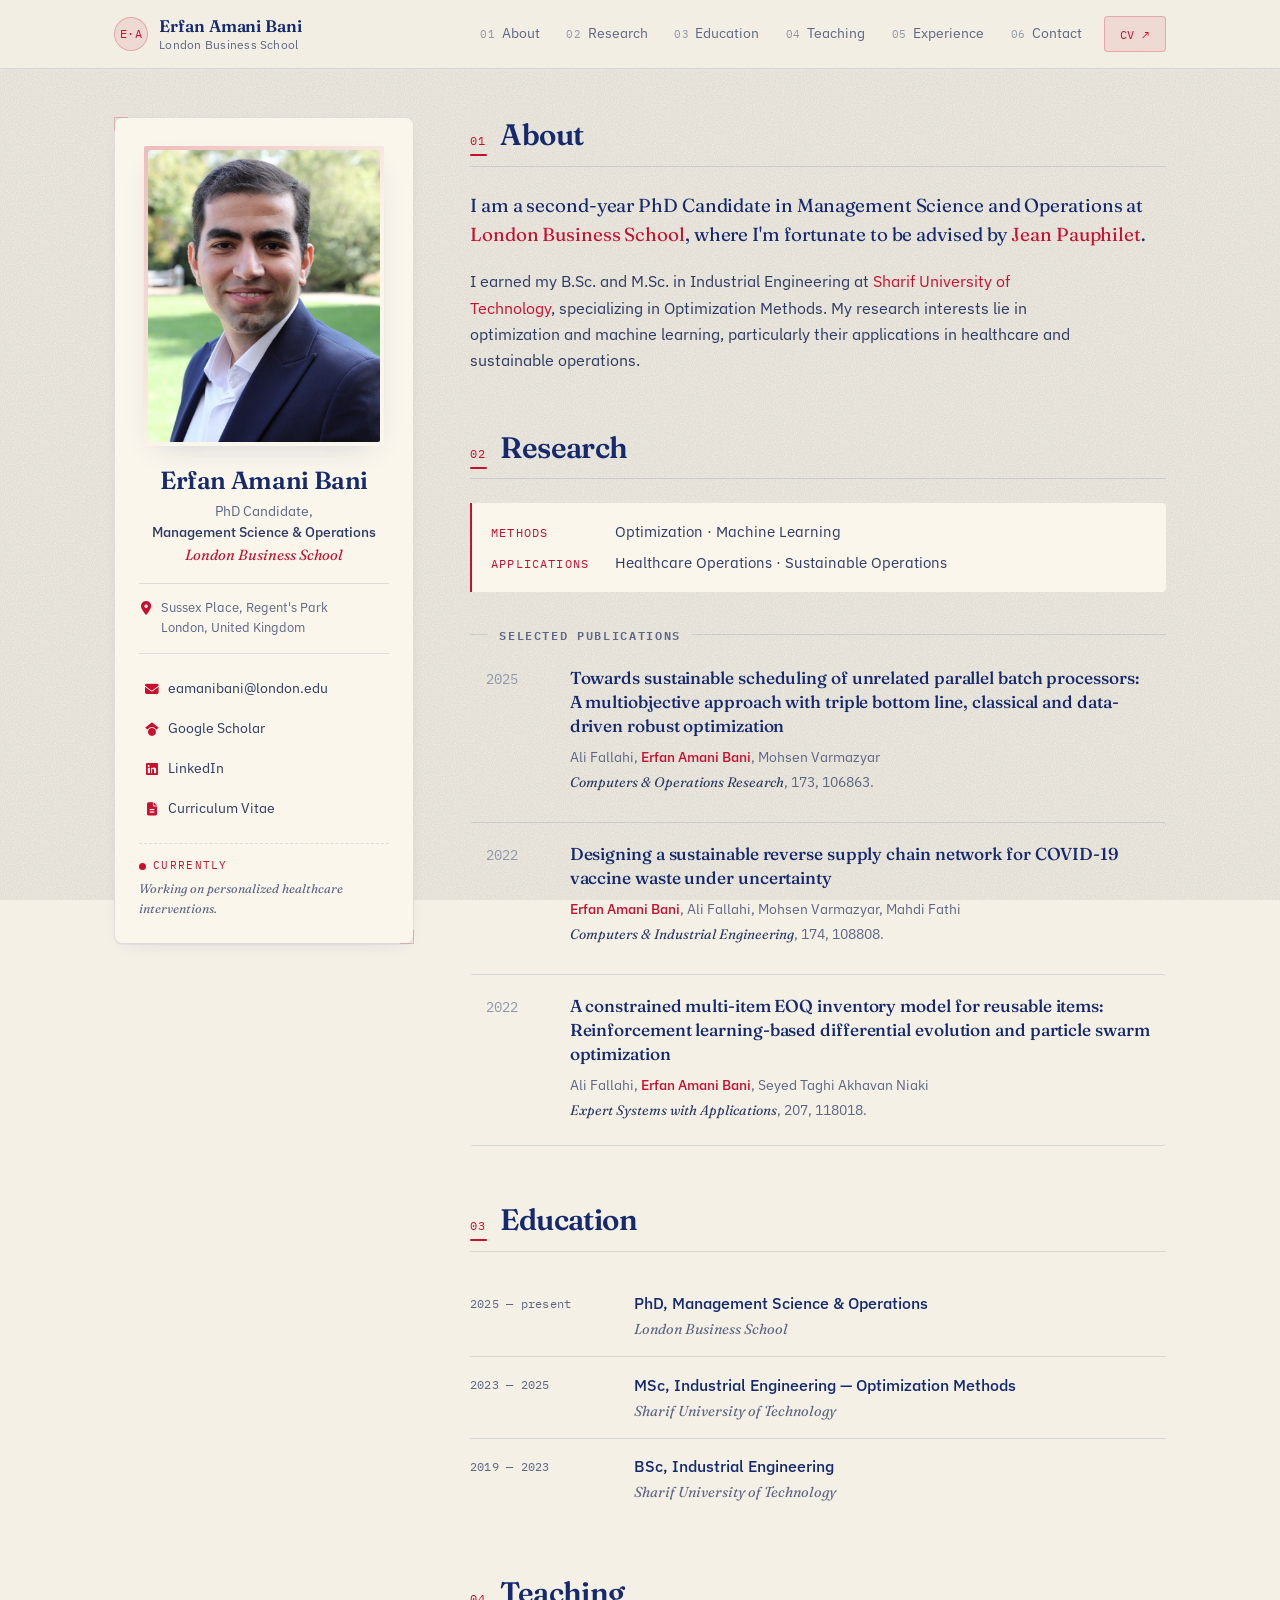
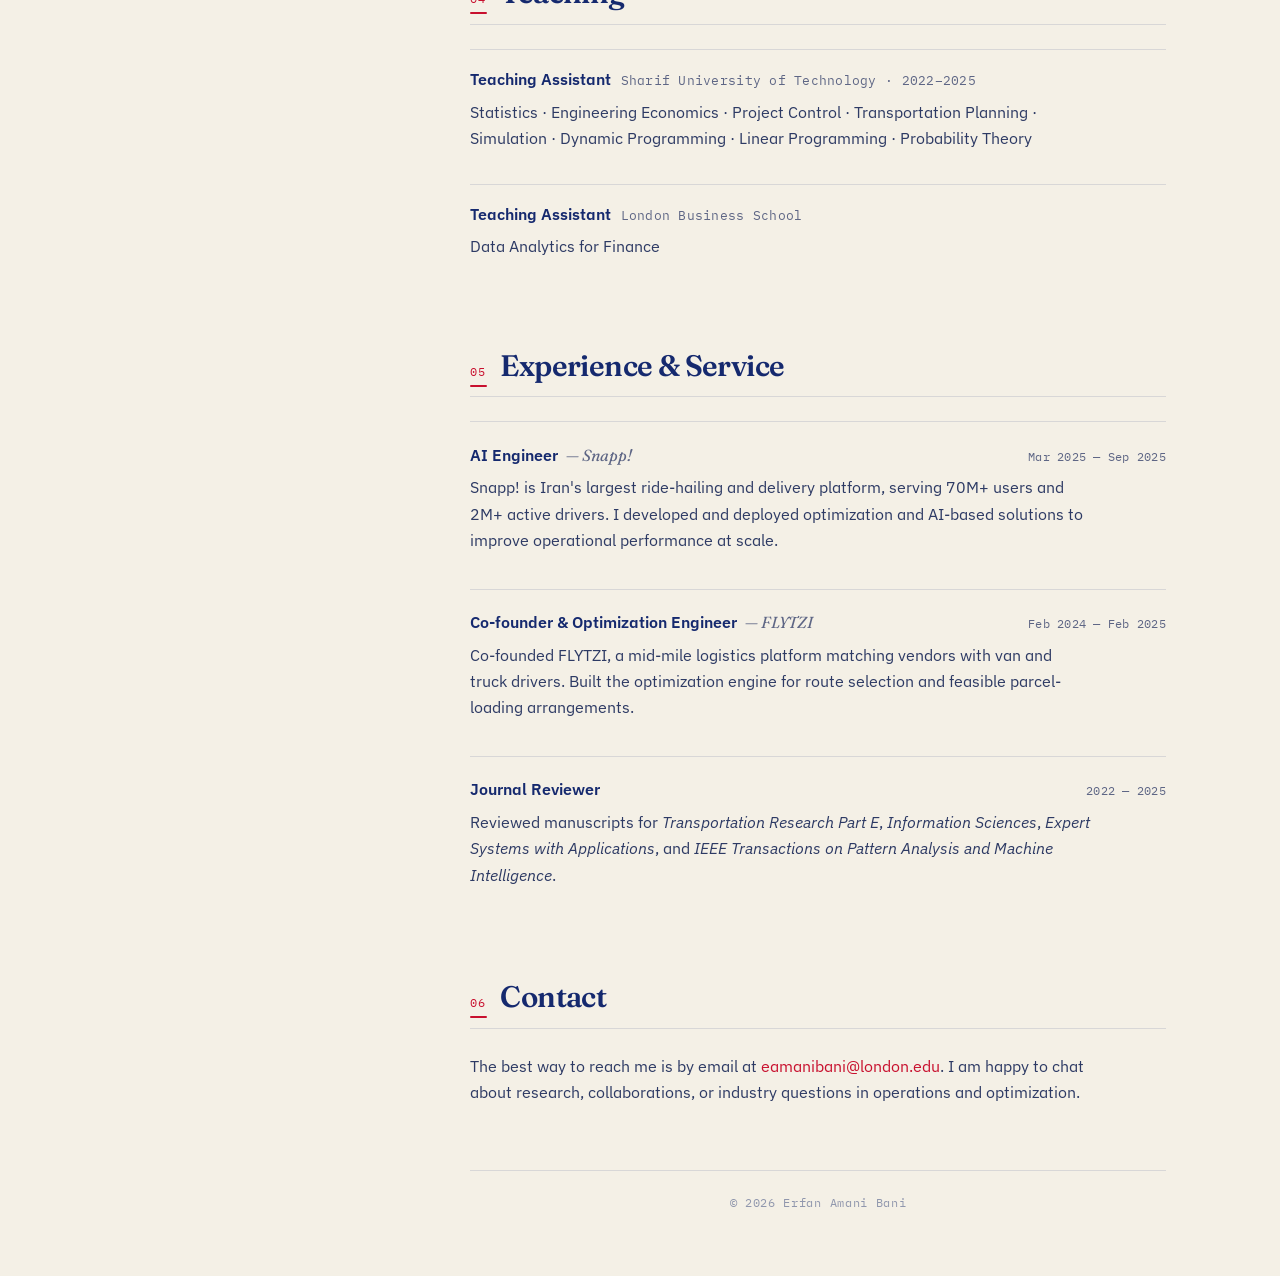
<file: index.html>
<!DOCTYPE html>
<html lang="en">

<head>
  <meta charset="UTF-8">
  <title>Erfan Amani Bani — PhD Candidate, London Business School</title>
  <meta name="viewport" content="width=device-width, initial-scale=1">

  <meta name="description"
    content="Academic homepage of Erfan Amani Bani, PhD Candidate in Management Science and Operations at London Business School.">
  <meta name="theme-color" content="#f4f0e6">
  <link rel="canonical" href="https://eamanibani.github.io/">
  <link rel="sitemap" type="application/xml" href="/sitemap.xml">

  <!-- Open Graph / Social Media -->
  <meta property="og:type" content="website">
  <meta property="og:title" content="Erfan Amani Bani — Academic Homepage">
  <meta property="og:description"
    content="PhD Candidate in Management Science and Operations at London Business School. Researching Healthcare Operations, Supply Chain, and Optimization.">
  <meta property="og:image" content="https://eamanibani.github.io/picture.jpg">
  <meta property="og:url" content="https://eamanibani.github.io/">

  <!-- Twitter Card -->
  <meta name="twitter:card" content="summary_large_image">
  <meta name="twitter:title" content="Erfan Amani Bani — Academic Homepage">
  <meta name="twitter:description"
    content="PhD Candidate in Management Science and Operations at London Business School.">
  <meta name="twitter:image" content="https://eamanibani.github.io/picture.jpg">

  <!-- Structured data (Person) for academic search -->
  <script type="application/ld+json">
    {
      "@context": "https://schema.org",
      "@type": "Person",
      "name": "Erfan Amani Bani",
      "url": "https://eamanibani.github.io/",
      "image": "https://eamanibani.github.io/picture.jpg",
      "jobTitle": "PhD Candidate in Management Science and Operations",
      "affiliation": {
        "@type": "CollegeOrUniversity",
        "name": "London Business School",
        "url": "https://www.london.edu"
      },
      "email": "mailto:eamanibani@london.edu",
      "alumniOf": [
        { "@type": "CollegeOrUniversity", "name": "Sharif University of Technology" }
      ],
      "sameAs": [
        "https://scholar.google.com/citations?user=Y1p23FMAAAAJ&hl=en",
        "https://www.linkedin.com/in/eamanibani/"
      ]
    }
  </script>

  <!-- Favicon -->
  <link rel="icon" type="image/png" sizes="32x32" href="favicon.png">
  <link rel="shortcut icon" type="image/png" href="favicon.png">

  <!-- Fonts: Fraunces (display serif with optical sizing) + IBM Plex Sans (body) + IBM Plex Mono (accents) -->
  <link rel="preconnect" href="https://fonts.googleapis.com">
  <link rel="preconnect" href="https://fonts.gstatic.com" crossorigin>
  <link href="https://fonts.googleapis.com/css2?family=Fraunces:ital,opsz,wght@0,9..144,400;0,9..144,500;0,9..144,600;0,9..144,700;1,9..144,400;1,9..144,500&family=IBM+Plex+Mono:wght@400;500&family=IBM+Plex+Sans:wght@300;400;500;600&display=swap" rel="stylesheet">

  <link rel="stylesheet" href="https://cdnjs.cloudflare.com/ajax/libs/font-awesome/6.5.1/css/all.min.css">
  <link rel="stylesheet" href="style.css">
</head>

<body>

  <a href="#about" class="skip-link">Skip to content</a>

  <!-- Subtle grain overlay for texture -->
  <div class="grain" aria-hidden="true"></div>

  <header class="site-header">
    <div class="header-inner">
      <a href="#top" class="branding" aria-label="Erfan Amani Bani — home">
        <span class="monogram" aria-hidden="true">E·A</span>
        <span class="branding-text">
          <span class="brand-name">Erfan Amani Bani</span>
          <span class="brand-aff">London Business School</span>
        </span>
      </a>

      <nav class="nav-links" aria-label="Primary">
        <a href="#about"><span class="nav-num">01</span> About</a>
        <a href="#research"><span class="nav-num">02</span> Research</a>
        <a href="#education"><span class="nav-num">03</span> Education</a>
        <a href="#teaching"><span class="nav-num">04</span> Teaching</a>
        <a href="#experience"><span class="nav-num">05</span> Experience</a>
        <a href="#contact"><span class="nav-num">06</span> Contact</a>
        <a href="cv.pdf" class="nav-primary" target="_blank" rel="noopener" aria-label="Curriculum Vitae (PDF, opens in new tab)">CV ↗</a>
      </nav>
    </div>
  </header>

  <main class="page" id="top">
    <div class="page-inner">

      <aside class="sidebar">
        <div class="profile-card">

          <div class="profile-photo-frame">
            <img src="picture.jpg" alt="Portrait of Erfan Amani Bani" class="profile-photo" loading="eager">
          </div>

          <h1 class="profile-name">Erfan Amani Bani</h1>
          <p class="profile-role">
            PhD Candidate,<br>
            <span class="profile-field">Management Science &amp; Operations</span><br>
            <span class="profile-inst">London Business School</span>
          </p>

          <div class="profile-meta">
            <div class="meta-row">
              <i class="fas fa-location-dot icon-mr" aria-hidden="true"></i>
              <span>Sussex Place, Regent's Park<br>London, United Kingdom</span>
            </div>
          </div>

          <div class="profile-links">
            <a href="mailto:eamanibani@london.edu">
              <i class="fas fa-envelope icon-mr" aria-hidden="true"></i>
              <span>eamanibani@london.edu</span>
            </a>
            <a href="https://scholar.google.com/citations?user=Y1p23FMAAAAJ&hl=en" target="_blank" rel="noopener">
              <i class="fa-brands fa-google-scholar icon-mr" aria-hidden="true"></i>
              <span>Google Scholar</span>
            </a>
            <a href="https://www.linkedin.com/in/eamanibani/" target="_blank" rel="noopener">
              <i class="fa-brands fa-linkedin icon-mr" aria-hidden="true"></i>
              <span>LinkedIn</span>
            </a>
            <a href="cv.pdf" target="_blank" rel="noopener">
              <i class="fas fa-file-lines icon-mr" aria-hidden="true"></i>
              <span>Curriculum Vitae</span>
            </a>
          </div>

          <div class="profile-now">
            <span class="now-label">Currently</span>
            <span class="now-text">Working on personalized healthcare interventions.</span>
          </div>

        </div>
      </aside>

      <div class="content">

        <section id="about" class="section section--prose">
          <div class="section-head">
            <span class="section-num">01</span>
            <h2>About</h2>
          </div>
          <p class="lede">
            I am a second-year PhD Candidate in Management Science and Operations at
            <a href="https://www.london.edu" target="_blank" rel="noopener">London Business School</a>,
            where I'm fortunate to be advised by
            <a href="https://www.london.edu/faculty-and-research/faculty-profiles/j/jean-pauphilet" target="_blank" rel="noopener">Jean Pauphilet</a>.
          </p>
          <p>
            I earned my B.Sc. and M.Sc. in Industrial Engineering at
            <a href="https://www.sharif.edu" target="_blank" rel="noopener">Sharif University of Technology</a>,
            specializing in Optimization Methods. My research interests lie in optimization and machine learning, 
            particularly their applications in healthcare and sustainable operations.
          </p>
        </section>

        <section id="research" class="section">
          <div class="section-head">
            <span class="section-num">02</span>
            <h2>Research</h2>
          </div>

          <div class="research-interests">
            <div class="interest-row">
              <span class="interest-label">Methods</span>
              <span class="interest-body">Optimization &middot; Machine Learning</span>
            </div>
            <div class="interest-row">
              <span class="interest-label">Applications</span>
              <span class="interest-body">Healthcare Operations &middot; Sustainable Operations</span>
            </div>
          </div>

          <h3 class="subsection-title">Selected Publications</h3>

          <ol class="pub-list">
            <li class="pub-item">
              <div class="pub-year">2025</div>
              <div class="pub-body">
                <div class="pub-title">
                  Towards sustainable scheduling of unrelated parallel batch processors:
                  A multiobjective approach with triple bottom line, classical and data-driven robust optimization
                </div>
                <div class="pub-authors">
                  Ali Fallahi, <strong>Erfan Amani Bani</strong>, Mohsen Varmazyar
                </div>
                <div class="pub-venue">
                  <em>Computers &amp; Operations Research</em>, 173, 106863.
                </div>
              </div>
            </li>

            <li class="pub-item">
              <div class="pub-year">2022</div>
              <div class="pub-body">
                <div class="pub-title">
                  Designing a sustainable reverse supply chain network for COVID-19 vaccine waste under uncertainty
                </div>
                <div class="pub-authors">
                  <strong>Erfan Amani Bani</strong>, Ali Fallahi, Mohsen Varmazyar, Mahdi Fathi
                </div>
                <div class="pub-venue">
                  <em>Computers &amp; Industrial Engineering</em>, 174, 108808.
                </div>
              </div>
            </li>

            <li class="pub-item">
              <div class="pub-year">2022</div>
              <div class="pub-body">
                <div class="pub-title">
                  A constrained multi-item EOQ inventory model for reusable items:
                  Reinforcement learning-based differential evolution and particle swarm optimization
                </div>
                <div class="pub-authors">
                  Ali Fallahi, <strong>Erfan Amani Bani</strong>, Seyed Taghi Akhavan Niaki
                </div>
                <div class="pub-venue">
                  <em>Expert Systems with Applications</em>, 207, 118018.
                </div>
              </div>
            </li>
          </ol>
        </section>

        <section id="education" class="section section--prose">
          <div class="section-head">
            <span class="section-num">03</span>
            <h2>Education</h2>
          </div>
          <ul class="timeline">
            <li class="timeline-item">
              <div class="timeline-date">2025 — present</div>
              <div class="timeline-body">
                <div class="timeline-title">PhD, Management Science &amp; Operations</div>
                <div class="timeline-place">London Business School</div>
              </div>
            </li>
            <li class="timeline-item">
              <div class="timeline-date">2023 — 2025</div>
              <div class="timeline-body">
                <div class="timeline-title">MSc, Industrial Engineering — Optimization Methods</div>
                <div class="timeline-place">Sharif University of Technology</div>
              </div>
            </li>
            <li class="timeline-item">
              <div class="timeline-date">2019 — 2023</div>
              <div class="timeline-body">
                <div class="timeline-title">BSc, Industrial Engineering</div>
                <div class="timeline-place">Sharif University of Technology</div>
              </div>
            </li>
          </ul>
        </section>

        <section id="teaching" class="section section--prose">
          <div class="section-head">
            <span class="section-num">04</span>
            <h2>Teaching</h2>
          </div>

          <div class="teaching-block">
            <div class="teaching-role">
              <strong>Teaching Assistant</strong>
              <span class="teaching-place">Sharif University of Technology &middot; 2022–2025</span>
            </div>
            <p class="teaching-courses">
              Statistics &middot; Engineering Economics &middot; Project Control &middot; Transportation Planning &middot; Simulation &middot; Dynamic Programming &middot; Linear Programming &middot; Probability Theory
            </p>
          </div>

          <div class="teaching-block">
            <div class="teaching-role">
              <strong>Teaching Assistant</strong>
              <span class="teaching-place">London Business School</span>
            </div>
            <p class="teaching-courses">
              Data Analytics for Finance
            </p>
          </div>
        </section>

        <section id="experience" class="section section--prose">
          <div class="section-head">
            <span class="section-num">05</span>
            <h2>Experience &amp; Service</h2>
          </div>

          <div class="exp-block">
            <div class="exp-header">
              <div class="exp-role">
                <strong>AI Engineer</strong>
                <span class="exp-place">— Snapp!</span>
              </div>
              <div class="exp-dates">Mar 2025 — Sep 2025</div>
            </div>
            <p class="exp-text">
              Snapp! is Iran's largest ride-hailing and delivery platform, serving 70M+ users and 2M+ active drivers.
              I developed and deployed optimization and AI-based solutions to improve operational performance at scale.
            </p>
          </div>

          <div class="exp-block">
            <div class="exp-header">
              <div class="exp-role">
                <strong>Co-founder &amp; Optimization Engineer</strong>
                <span class="exp-place">— FLYTZI</span>
              </div>
              <div class="exp-dates">Feb 2024 — Feb 2025</div>
            </div>
            <p class="exp-text">
              Co-founded FLYTZI, a mid-mile logistics platform matching vendors with van and truck drivers.
              Built the optimization engine for route selection and feasible parcel-loading arrangements.
            </p>
          </div>

          <div class="exp-block">
            <div class="exp-header">
              <div class="exp-role">
                <strong>Journal Reviewer</strong>
              </div>
              <div class="exp-dates">2022 — 2025</div>
            </div>
            <p class="exp-text">
              Reviewed manuscripts for
              <em>Transportation Research Part E</em>,
              <em>Information Sciences</em>,
              <em>Expert Systems with Applications</em>,
              and <em>IEEE Transactions on Pattern Analysis and Machine Intelligence</em>.
            </p>
          </div>
        </section>

        <section id="contact" class="section section--prose">
          <div class="section-head">
            <span class="section-num">06</span>
            <h2>Contact</h2>
          </div>
          <p>
            The best way to reach me is by email at
            <a href="mailto:eamanibani@london.edu">eamanibani@london.edu</a>.
            I am happy to chat about research, collaborations, or industry questions in operations and optimization.
          </p>
        </section>

        <footer class="site-footer">
          <span>© <span id="year"></span> Erfan Amani Bani</span>
        </footer>
      </div>
    </div>
  </main>

  <script>
    document.addEventListener("DOMContentLoaded", function () {
      var yearSpan = document.getElementById("year");
      if (yearSpan) yearSpan.textContent = new Date().getFullYear();
    });
  </script>
</body>

</html>
</file>
<file: style.css>
/* =========================================================
   Erfan Amani Bani — Academic Homepage
   Modern academic, light theme — LBS navy on cream with red accent
   ========================================================= */

/* ---------- Tokens ---------- */
:root {
  /* Backgrounds — warm cream, layered */
  --bg-base:        #f4f0e6;
  --bg-elevated:    #faf6ec;
  --bg-soft:        #ebe5d2;
  --bg-hover:       #e0d9c1;

  /* Text — LBS navy as primary, softer blue-grey for body */
  --text-primary:   #15296e;
  --text-body:      #2d3a64;
  --text-muted:     #5e6685;
  --text-faint:     #9097ad;

  /* Accent — deeper LBS red for contrast on cream */
  --accent:         #c8102e;
  --accent-bright:  #a00b22;
  --accent-soft:    rgba(200, 16, 46, 0.09);
  --accent-line:    rgba(200, 16, 46, 0.25);

  /* Borders / rules */
  --rule:           rgba(21, 41, 110, 0.12);
  --rule-strong:    rgba(21, 41, 110, 0.20);

  /* Selection */
  --selection-bg:   rgba(200, 16, 46, 0.25);

  /* Shadows */
  --shadow-soft:    0 1px 0 rgba(21,41,110,0.04), 0 6px 20px -12px rgba(21,41,110,0.18);
  --shadow-lift:    0 10px 30px -14px rgba(21,41,110,0.22);

  /* Type */
  --font-display:   'Fraunces', 'Iowan Old Style', Georgia, serif;
  --font-body:      'IBM Plex Sans', system-ui, -apple-system, sans-serif;
  --font-mono:      'IBM Plex Mono', 'SF Mono', Menlo, monospace;

  /* Layout */
  --radius:         4px;
  --radius-lg:      8px;
  --maxw:           1100px;
}

/* ---------- Reset / base ---------- */
*, *::before, *::after { box-sizing: border-box; }
html, body { margin: 0; padding: 0; }

@media (prefers-reduced-motion: no-preference) {
  html { scroll-behavior: smooth; }
}

html { scroll-padding-top: 90px; }

body {
  font-family: var(--font-body);
  font-weight: 400;
  font-size: 16px;
  line-height: 1.65;
  color: var(--text-body);
  background-color: var(--bg-base);
  -webkit-font-smoothing: antialiased;
  -moz-osx-font-smoothing: grayscale;
  text-rendering: optimizeLegibility;
  font-feature-settings: "ss01", "ss02", "kern";
  overflow-x: hidden;
}

::selection { background: var(--selection-bg); color: var(--text-primary); }

/* Skip link — visible on keyboard focus */
.skip-link {
  position: absolute;
  top: -100px;
  left: 1rem;
  z-index: 100;
  padding: 0.55rem 0.9rem;
  background: var(--accent);
  color: var(--bg-base);
  font-family: var(--font-mono);
  font-size: 0.82rem;
  border-radius: var(--radius);
  background-image: none;
}
.skip-link:focus { top: 0.6rem; color: var(--bg-base); }

h1, h2, h3, h4, h5, h6 {
  font-family: var(--font-display);
  font-weight: 600;
  color: var(--text-primary);
  letter-spacing: -0.01em;
  line-height: 1.2;
  margin: 0;
}

a {
  color: var(--accent);
  text-decoration: none;
  background-image: linear-gradient(to right, var(--accent), var(--accent));
  background-size: 0% 1px;
  background-repeat: no-repeat;
  background-position: 0 100%;
  transition: background-size 0.3s ease, color 0.18s ease;
}

a:hover, a:focus-visible {
  background-size: 100% 1px;
  color: var(--accent-bright);
}

a:focus-visible {
  outline: 2px solid var(--accent);
  outline-offset: 3px;
  border-radius: 2px;
}

em { font-style: italic; }
strong { color: var(--text-primary); font-weight: 600; }

/* ---------- Grain texture overlay ---------- */
.grain {
  position: fixed;
  inset: 0;
  pointer-events: none;
  z-index: 1;
  opacity: 0.18;
  mix-blend-mode: multiply;
  background-image: url("data:image/svg+xml;utf8,<svg xmlns='http://www.w3.org/2000/svg' width='200' height='200'><filter id='n'><feTurbulence type='fractalNoise' baseFrequency='0.9' numOctaves='2' stitchTiles='stitch'/><feColorMatrix values='0 0 0 0 0 0 0 0 0 0 0 0 0 0 0 0 0 0 0.6 0'/></filter><rect width='200' height='200' filter='url(%23n)'/></svg>");
}

/* ---------- Header / nav ---------- */
.site-header {
  position: sticky;
  top: 0;
  z-index: 50;
  background-color: color-mix(in srgb, var(--bg-base) 85%, transparent);
  backdrop-filter: blur(14px) saturate(140%);
  -webkit-backdrop-filter: blur(14px) saturate(140%);
  border-bottom: 1px solid var(--rule);
}

.header-inner {
  max-width: var(--maxw);
  margin: 0 auto;
  padding: 0.95rem 1.5rem;
  display: flex;
  align-items: center;
  justify-content: space-between;
  gap: 1.5rem;
}

.branding {
  display: flex;
  align-items: center;
  gap: 0.7rem;
  background: none;
  color: inherit;
}
.branding:hover { background: none; }

.monogram {
  display: inline-grid;
  place-items: center;
  width: 34px;
  height: 34px;
  border: 1px solid var(--accent-line);
  border-radius: 50%;
  font-family: var(--font-mono);
  font-size: 0.72rem;
  letter-spacing: 0.02em;
  color: var(--accent);
  background: var(--accent-soft);
  transition: transform 0.4s cubic-bezier(.2,.8,.2,1);
}
.branding:hover .monogram { transform: rotate(360deg); }

.branding-text { display: flex; flex-direction: column; line-height: 1.15; }
.brand-name {
  font-family: var(--font-display);
  font-weight: 600;
  font-size: 1.05rem;
  color: var(--text-primary);
  letter-spacing: -0.005em;
}
.brand-aff {
  font-size: 0.74rem;
  color: var(--text-muted);
  margin-top: 2px;
  letter-spacing: 0.02em;
}

.nav-links {
  display: flex;
  align-items: center;
  gap: 0.25rem;
  font-size: 0.88rem;
}

.nav-links a {
  display: inline-flex;
  align-items: baseline;
  gap: 0.4rem;
  padding: 0.45rem 0.7rem;
  border-radius: var(--radius);
  color: var(--text-muted);
  background: none;
  transition: color 0.18s ease, background-color 0.18s ease;
}

.nav-links a:hover,
.nav-links a:focus-visible {
  color: var(--text-primary);
  background-color: var(--bg-soft);
}

.nav-num {
  font-family: var(--font-mono);
  font-size: 0.68rem;
  color: var(--text-faint);
  letter-spacing: 0.05em;
}

.nav-links a:hover .nav-num,
.nav-links a:focus-visible .nav-num {
  color: var(--accent);
}

.nav-links .nav-primary {
  margin-left: 0.4rem;
  padding: 0.45rem 0.95rem;
  border: 1px solid var(--accent-line);
  color: var(--accent);
  background-color: var(--accent-soft);
  font-family: var(--font-mono);
  font-size: 0.78rem;
  letter-spacing: 0.04em;
  border-radius: var(--radius);
}

.nav-links .nav-primary:hover,
.nav-links .nav-primary:focus-visible {
  background-color: var(--accent);
  color: var(--bg-base);
  border-color: var(--accent);
}

/* ---------- Page layout ---------- */
.page { padding: 3rem 0 4rem; position: relative; z-index: 2; }

.page-inner {
  max-width: var(--maxw);
  margin: 0 auto;
  padding: 0 1.5rem;
  display: grid;
  grid-template-columns: minmax(0, 300px) minmax(0, 1fr);
  gap: 3.5rem;
  align-items: start;
}

/* ---------- Sidebar / profile card ---------- */
.sidebar { position: sticky; top: 96px; }

.profile-card {
  background: var(--bg-elevated);
  border: 1px solid var(--rule);
  border-radius: var(--radius-lg);
  padding: 1.75rem 1.5rem 1.5rem;
  box-shadow: var(--shadow-soft);
  position: relative;
}

/* Decorative corner ticks — editorial flourish */
.profile-card::before,
.profile-card::after {
  content: "";
  position: absolute;
  width: 14px;
  height: 14px;
  border: 1px solid var(--accent-line);
}
.profile-card::before {
  top: -1px; left: -1px;
  border-right: 0; border-bottom: 0;
}
.profile-card::after {
  bottom: -1px; right: -1px;
  border-left: 0; border-top: 0;
}

.profile-photo-frame {
  width: 100%;
  aspect-ratio: 4 / 5;
  max-width: 240px;
  margin: 0 auto 1.25rem;
  padding: 4px;
  background: linear-gradient(135deg, var(--accent-line), transparent 60%);
  border-radius: 2px;
  box-shadow: var(--shadow-lift);
  position: relative;
}

.profile-photo {
  width: 100%;
  height: 100%;
  object-fit: cover;
  display: block;
  border-radius: 2px;
  filter: grayscale(15%) contrast(1.02);
  transition: filter 0.4s ease;
}
.profile-photo-frame:hover .profile-photo { filter: grayscale(0%) contrast(1); }

.profile-name {
  font-size: 1.55rem;
  text-align: center;
  margin: 0 0 0.35rem;
  letter-spacing: -0.015em;
}

.profile-role {
  text-align: center;
  font-size: 0.88rem;
  color: var(--text-muted);
  margin: 0 0 1.1rem;
  line-height: 1.5;
}

.profile-field {
  color: var(--text-body);
  font-weight: 500;
}

.profile-inst {
  font-family: var(--font-display);
  font-style: italic;
  color: var(--accent);
  font-size: 0.92rem;
}

.profile-meta {
  border-top: 1px solid var(--rule);
  padding-top: 0.85rem;
  margin-top: 0.5rem;
}

.meta-row {
  display: flex;
  align-items: flex-start;
  gap: 0.5rem;
  font-size: 0.82rem;
  color: var(--text-muted);
  line-height: 1.5;
}

.icon-mr {
  color: var(--accent);
  width: 14px;
  text-align: center;
  flex-shrink: 0;
  font-size: 0.85rem;
  margin-top: 4px;
}

.profile-links {
  display: flex;
  flex-direction: column;
  gap: 0.1rem;
  margin-top: 1rem;
  padding-top: 0.9rem;
  border-top: 1px solid var(--rule);
}

.profile-links a {
  display: flex;
  align-items: center;
  gap: 0.55rem;
  padding: 0.5rem 0.4rem;
  font-size: 0.85rem;
  color: var(--text-body);
  border-radius: var(--radius);
  background: none;
  transition: color 0.18s, background-color 0.18s, padding-left 0.18s;
}
.profile-links a:hover,
.profile-links a:focus-visible {
  color: var(--accent);
  background: var(--accent-soft);
  padding-left: 0.6rem;
}
.profile-links a:hover .icon-mr,
.profile-links a:focus-visible .icon-mr { color: var(--accent-bright); }

/* "Currently" note — small marginalia */
.profile-now {
  margin-top: 1rem;
  padding-top: 0.9rem;
  border-top: 1px dashed var(--rule);
  font-size: 0.78rem;
  line-height: 1.5;
}

.now-label {
  display: flex;
  align-items: center;
  gap: 0.45rem;
  font-family: var(--font-mono);
  font-size: 0.66rem;
  letter-spacing: 0.12em;
  text-transform: uppercase;
  color: var(--accent);
  margin-bottom: 0.3rem;
}

.now-label::before {
  content: "";
  width: 7px;
  height: 7px;
  border-radius: 50%;
  background: var(--accent);
  box-shadow: 0 0 0 0 var(--accent);
  animation: now-pulse 2.4s cubic-bezier(.4, 0, .6, 1) infinite;
  flex-shrink: 0;
}

@keyframes now-pulse {
  0% {
    box-shadow: 0 0 0 0 var(--accent-line);
  }
  70% {
    box-shadow: 0 0 0 8px transparent;
  }
  100% {
    box-shadow: 0 0 0 0 transparent;
  }
}

@media (prefers-reduced-motion: reduce) {
  .now-label::before { animation: none; }
}

.now-text {
  color: var(--text-muted);
  font-style: italic;
  font-family: var(--font-display);
}

/* ---------- Content sections ---------- */
.content { min-width: 0; }

.section {
  margin-bottom: 3.5rem;
  scroll-margin-top: 100px;
}

.section-head {
  display: flex;
  align-items: baseline;
  gap: 0.85rem;
  margin-bottom: 1.5rem;
  padding-bottom: 0.6rem;
  border-bottom: 1px solid var(--rule);
}

.section-num {
  font-family: var(--font-mono);
  font-size: 0.72rem;
  letter-spacing: 0.12em;
  color: var(--accent);
  position: relative;
  padding-bottom: 6px;
}

.section-num::after {
  content: "";
  position: absolute;
  left: 0;
  bottom: 0;
  width: 100%;
  height: 2px;
  background: var(--accent);
  border-radius: 1px;
}

.section h2 {
  font-size: 1.85rem;
  font-weight: 600;
  letter-spacing: -0.02em;
}

.subsection-title {
  font-family: var(--font-mono);
  font-size: 0.74rem;
  letter-spacing: 0.14em;
  text-transform: uppercase;
  color: var(--text-muted);
  margin: 2.25rem 0 1rem;
  display: flex;
  align-items: center;
  gap: 0.7rem;
}
.subsection-title::before,
.subsection-title::after {
  content: "";
  flex: 1;
  height: 1px;
  background: var(--rule);
}
.subsection-title::before { flex: 0 0 18px; }

.section p {
  margin: 0 0 1rem;
  font-size: 1rem;
  color: var(--text-body);
  max-width: 62ch;
}

.section p.lede {
  font-family: var(--font-display);
  font-size: 1.18rem;
  line-height: 1.55;
  color: var(--text-primary);
  font-weight: 400;
  letter-spacing: -0.005em;
  margin-bottom: 1.2rem;
}

/* ---------- Research interests ---------- */
.research-interests {
  display: flex;
  flex-direction: column;
  gap: 0.35rem;
  margin-bottom: 0.5rem;
  padding: 1rem 1.2rem;
  background: var(--bg-elevated);
  border-left: 2px solid var(--accent);
  border-radius: 0 var(--radius) var(--radius) 0;
}

.interest-row {
  display: flex;
  gap: 0.85rem;
  align-items: baseline;
  flex-wrap: wrap;
}

.interest-label {
  font-family: var(--font-mono);
  font-size: 0.72rem;
  letter-spacing: 0.1em;
  text-transform: uppercase;
  color: var(--accent);
  flex-shrink: 0;
  min-width: 110px;
}

.interest-body {
  color: var(--text-body);
  font-size: 0.96rem;
}

/* ---------- Publications ---------- */
.pub-list {
  list-style: none;
  padding: 0;
  margin: 0;
  display: flex;
  flex-direction: column;
  gap: 0.5rem;
}

.pub-item {
  display: grid;
  grid-template-columns: 64px 1fr;
  gap: 1.25rem;
  padding: 1.2rem 0.85rem;
  border-top: 1px solid var(--rule);
  border-left: 2px solid transparent;
  border-radius: 0 var(--radius) var(--radius) 0;
  transition:
    border-left-color 0.25s ease,
    padding-left 0.25s ease,
    background-color 0.25s ease;
}
.pub-item:first-child { border-top: 0; padding-top: 0.5rem; }
.pub-item:last-child  { border-bottom: 1px solid var(--rule); padding-bottom: 1.4rem; }

.pub-item:hover {
  border-left-color: var(--accent);
  padding-left: 1.25rem;
  background-color: var(--accent-soft);
}
.pub-item:hover .pub-year { color: var(--accent); }

.pub-year {
  font-family: var(--font-mono);
  font-size: 0.86rem;
  color: var(--text-faint);
  padding-top: 0.15rem;
  transition: color 0.2s ease;
}

.pub-body { min-width: 0; }

.pub-title {
  font-family: var(--font-display);
  font-weight: 500;
  font-size: 1.08rem;
  color: var(--text-primary);
  line-height: 1.4;
  margin-bottom: 0.4rem;
  letter-spacing: -0.005em;
}

.pub-authors {
  font-size: 0.9rem;
  color: var(--text-muted);
  margin-bottom: 0.15rem;
}
.pub-authors strong { color: var(--accent); font-weight: 500; }

.pub-venue {
  font-size: 0.86rem;
  color: var(--text-muted);
}
.pub-venue em {
  color: var(--text-body);
  font-family: var(--font-display);
  font-style: italic;
}

/* ---------- Timeline (education) ---------- */
.timeline {
  list-style: none;
  padding: 0;
  margin: 0;
  display: flex;
  flex-direction: column;
  gap: 0;
}

.timeline-item {
  display: grid;
  grid-template-columns: 140px 1fr;
  gap: 1.5rem;
  padding: 0.9rem 0;
  border-top: 1px solid var(--rule);
  position: relative;
}
.timeline-item:first-child { border-top: 0; }

.timeline-date {
  font-family: var(--font-mono);
  font-size: 0.78rem;
  color: var(--text-muted);
  letter-spacing: 0.02em;
  padding-top: 0.15rem;
}

.timeline-title {
  font-size: 1rem;
  font-weight: 500;
  color: var(--text-primary);
}

.timeline-place {
  font-size: 0.9rem;
  color: var(--text-muted);
  font-family: var(--font-display);
  font-style: italic;
  margin-top: 0.1rem;
}

/* ---------- Teaching ---------- */
.teaching-block {
  padding: 1rem 0;
  border-top: 1px solid var(--rule);
}
.teaching-block:first-of-type { border-top: 0; padding-top: 0.2rem; }

.teaching-role {
  display: flex;
  flex-wrap: wrap;
  align-items: baseline;
  gap: 0.6rem;
  margin-bottom: 0.4rem;
}

.teaching-place {
  font-size: 0.82rem;
  color: var(--text-muted);
  font-family: var(--font-mono);
  letter-spacing: 0.02em;
}

.teaching-courses {
  font-size: 0.94rem;
  color: var(--text-body);
  margin: 0;
}

/* ---------- Experience ---------- */
.exp-block {
  padding: 1.2rem 0;
  border-top: 1px solid var(--rule);
}
.exp-block:first-of-type { border-top: 0; padding-top: 0.2rem; }

.exp-header {
  display: flex;
  justify-content: space-between;
  align-items: baseline;
  gap: 1rem;
  margin-bottom: 0.4rem;
  flex-wrap: wrap;
}

.exp-role { font-size: 1rem; }
.exp-role strong { color: var(--text-primary); }

.exp-place {
  color: var(--text-muted);
  margin-left: 0.25rem;
  font-style: italic;
  font-family: var(--font-display);
}

.exp-dates {
  white-space: nowrap;
  font-family: var(--font-mono);
  font-size: 0.78rem;
  color: var(--text-muted);
  letter-spacing: 0.02em;
}

.exp-text {
  margin: 0.3rem 0 0;
  font-size: 0.95rem;
  color: var(--text-body);
  max-width: 62ch;
}

/* ---------- Footer ---------- */
.site-footer {
  margin-top: 4rem;
  padding-top: 1.4rem;
  border-top: 1px solid var(--rule);
  font-family: var(--font-mono);
  font-size: 0.72rem;
  letter-spacing: 0.06em;
  color: var(--text-faint);
  display: flex;
  justify-content: center;
  align-items: center;
  gap: 0.6rem;
  flex-wrap: wrap;
}

.footer-sep { color: var(--text-faint); }

/* ---------- Page-load reveal ---------- */
@media (prefers-reduced-motion: no-preference) {
  .sidebar, .section {
    opacity: 0;
    transform: translateY(8px);
    animation: reveal 0.6s cubic-bezier(.2,.7,.2,1) forwards;
  }
  .sidebar             { animation-delay: 0.05s; }
  #about               { animation-delay: 0.12s; }
  #research            { animation-delay: 0.18s; }
  #education           { animation-delay: 0.24s; }
  #teaching            { animation-delay: 0.30s; }
  #experience          { animation-delay: 0.36s; }
  #contact             { animation-delay: 0.42s; }

  @keyframes reveal {
    to { opacity: 1; transform: translateY(0); }
  }
}

/* ---------- Responsive ---------- */
@media (max-width: 960px) {
  .page-inner {
    grid-template-columns: 1fr;
    gap: 2.5rem;
  }
  .sidebar {
    position: static;
    max-width: 420px;
    margin: 0 auto;
    width: 100%;
  }
}

@media (max-width: 760px) {
  .header-inner {
    padding: 0.7rem 1rem;
    flex-wrap: wrap;
    row-gap: 0.5rem;
  }
  /* Horizontal-scroll nav on mobile — keeps a single clean row */
  .nav-links {
    width: 100%;
    justify-content: flex-start;
    flex-wrap: nowrap;
    overflow-x: auto;
    -webkit-overflow-scrolling: touch;
    scrollbar-width: none;
    gap: 0.1rem;
    font-size: 0.82rem;
    padding-bottom: 2px;
  }
  .nav-links::-webkit-scrollbar { display: none; }
  .nav-links a { padding: 0.4rem 0.55rem; white-space: nowrap; flex-shrink: 0; }
  .nav-num { display: none; }
  .nav-links .nav-primary { margin-left: 0.25rem; }

  .page { padding: 2rem 0 3rem; }
  .page-inner { padding: 0 1.1rem; }

  .section { margin-bottom: 2.75rem; }
  .section h2 { font-size: 1.55rem; }
  .section p.lede { font-size: 1.05rem; }

  .pub-item {
    grid-template-columns: 1fr;
    gap: 0.4rem;
  }
  .pub-year { padding-top: 0; }

  .timeline-item {
    grid-template-columns: 1fr;
    gap: 0.2rem;
  }

  .exp-header { flex-direction: column; gap: 0.2rem; }
}

@media (max-width: 480px) {
  .header-inner { padding: 0.6rem 0.8rem; }
  .brand-name { font-size: 0.98rem; }
  .brand-aff { font-size: 0.7rem; }
  .monogram { width: 30px; height: 30px; font-size: 0.66rem; }
  .nav-links { font-size: 0.8rem; }
  .nav-links a { padding: 0.35rem 0.5rem; }
  .nav-links .nav-primary { padding: 0.35rem 0.65rem; font-size: 0.74rem; }

  .page { padding: 1.5rem 0 2.5rem; }
  .page-inner { padding: 0 1rem; }

  .profile-card { padding: 1.3rem 1.1rem 1.15rem; }
  .profile-name { font-size: 1.3rem; }
  .profile-photo-frame { max-width: 200px; }

  .section h2 { font-size: 1.4rem; }
  .section p.lede { font-size: 1rem; }
  .pub-title { font-size: 1rem; }
  .interest-row { gap: 0.4rem; }
  .interest-label { min-width: 0; }

  .research-interests { padding: 0.85rem 1rem; }
}
</file>
